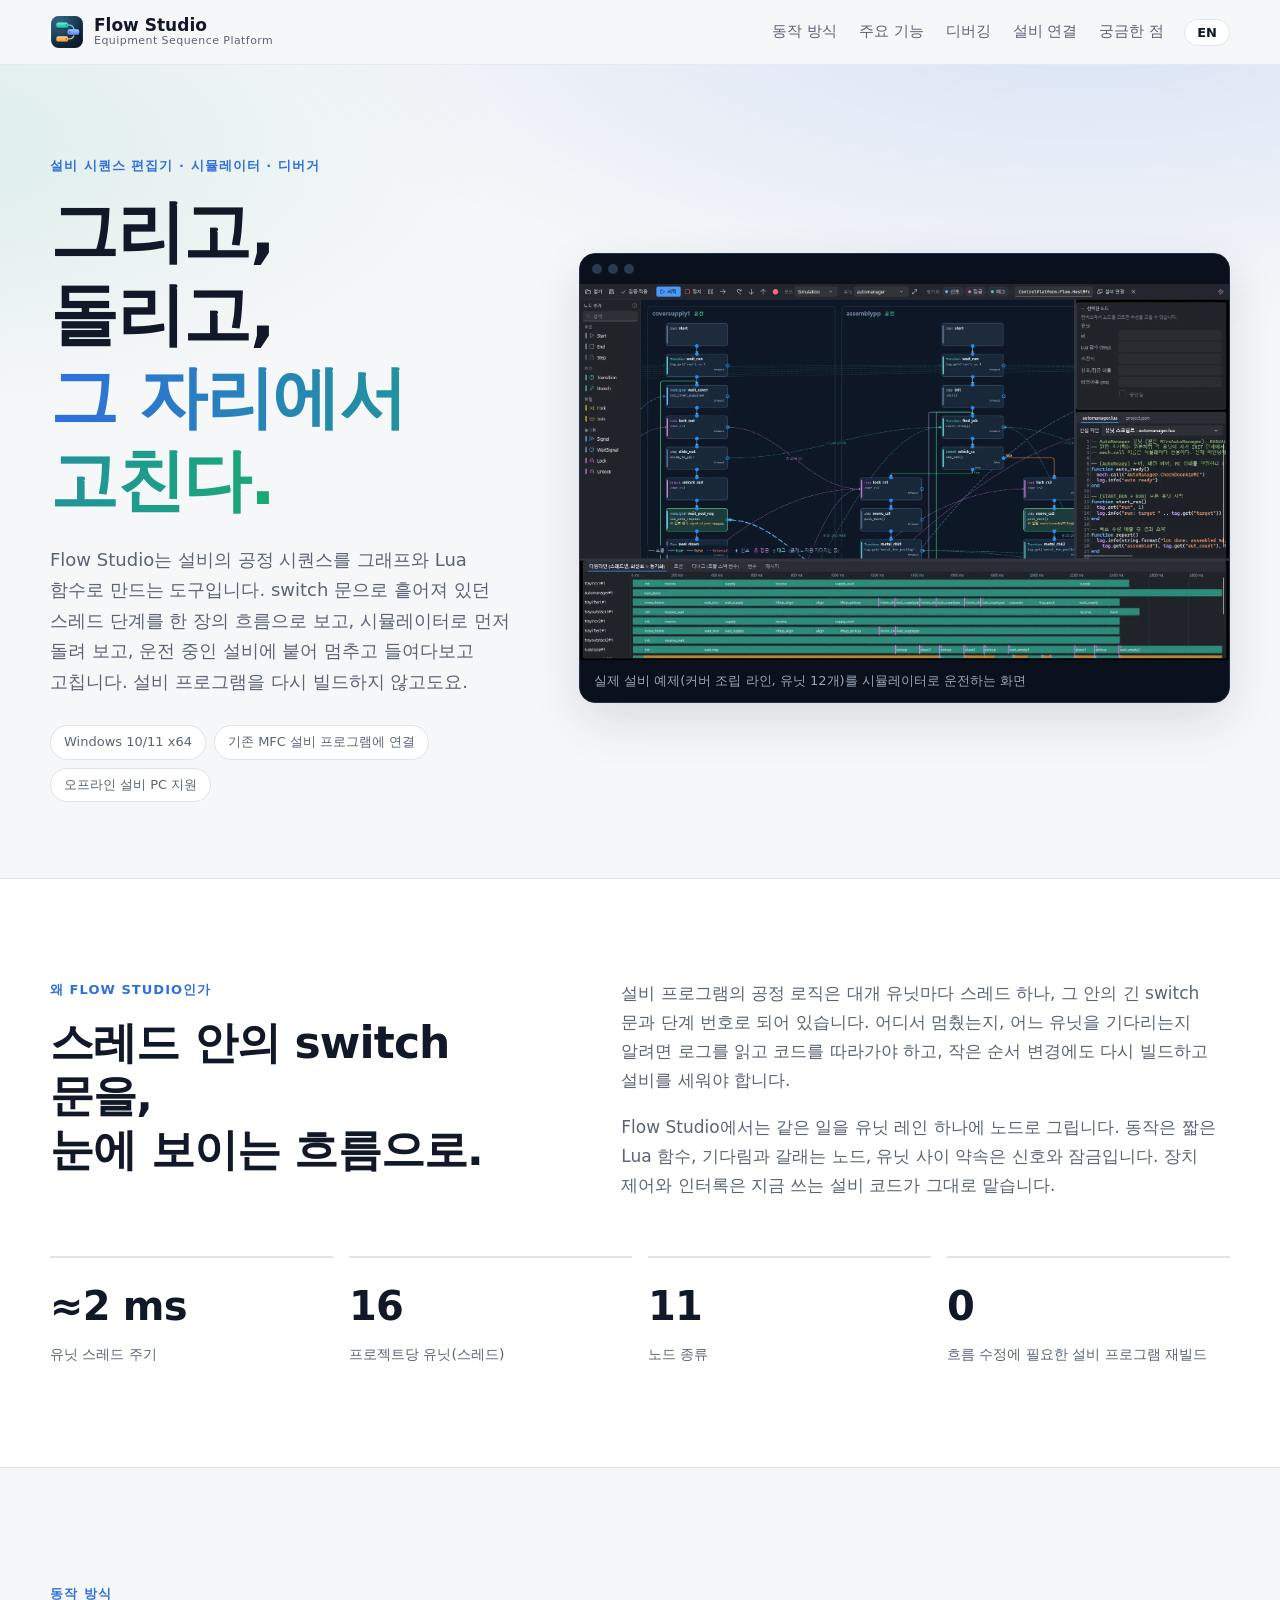
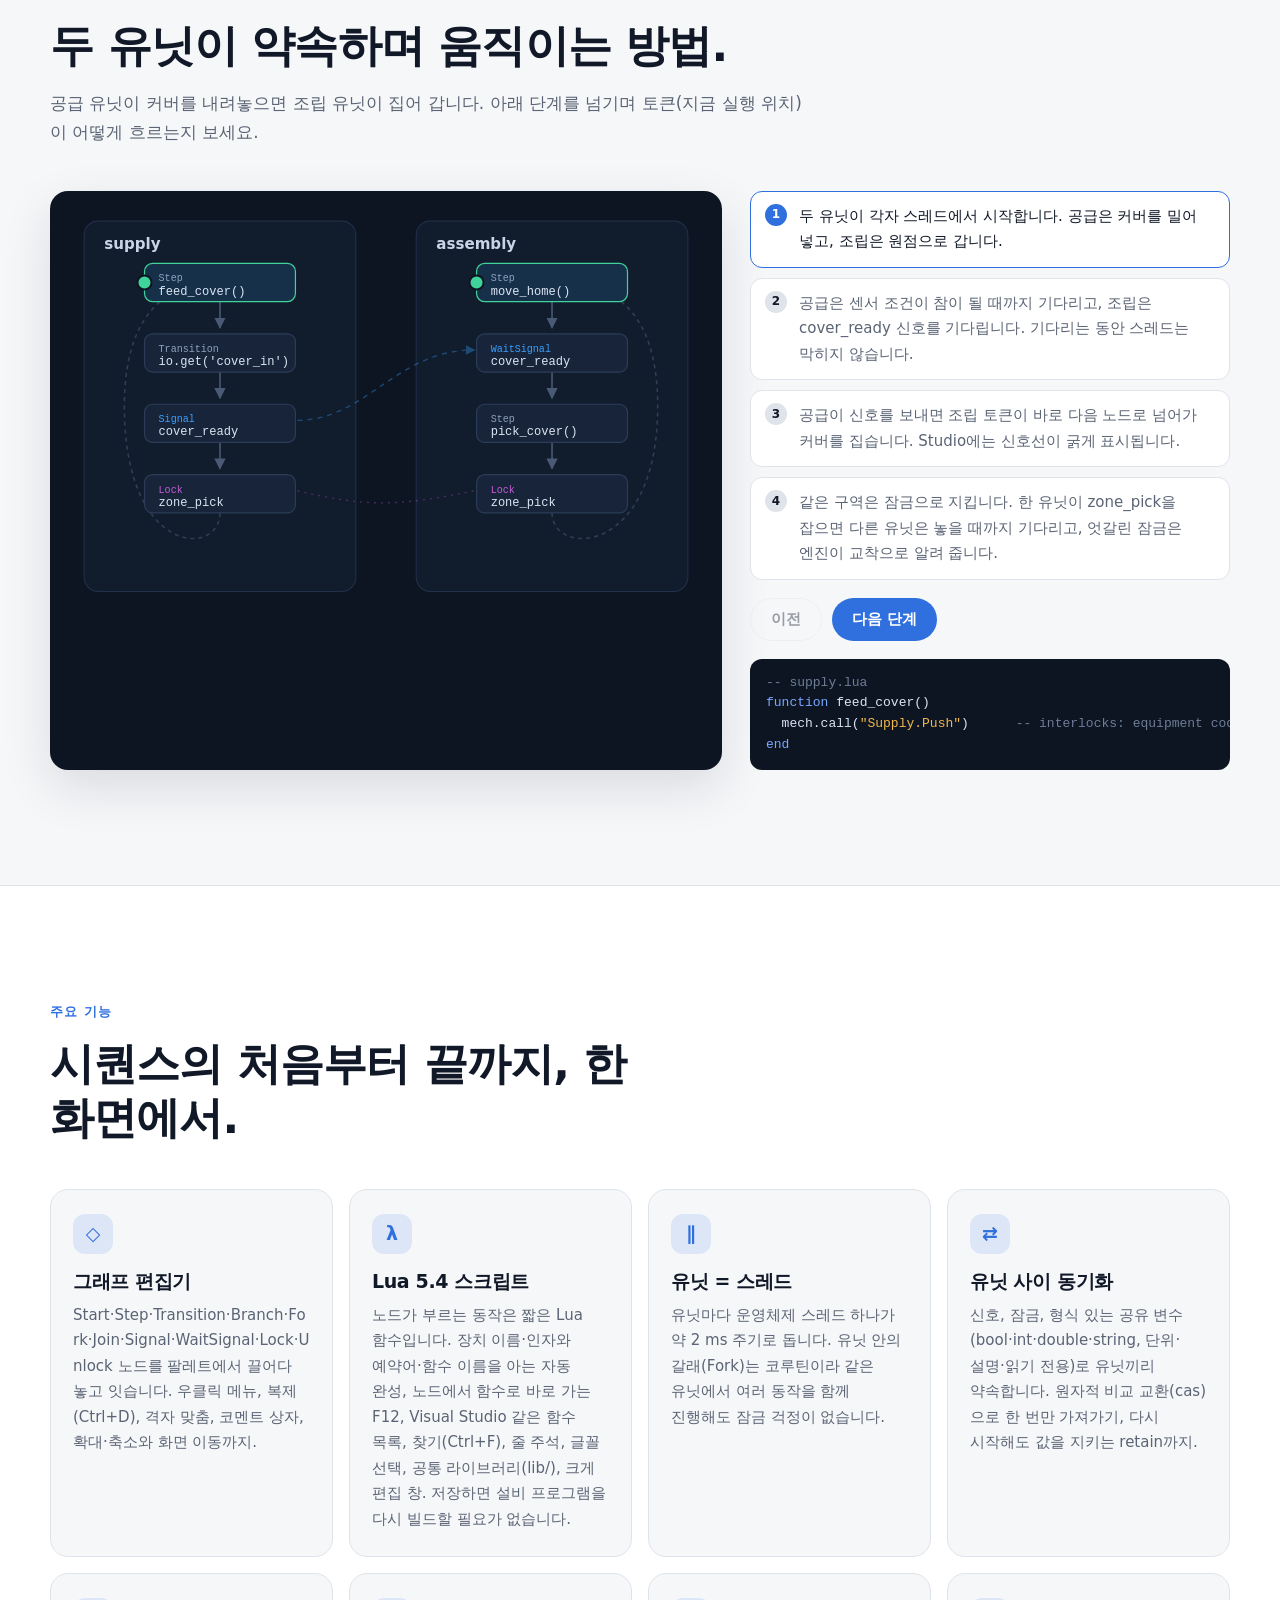
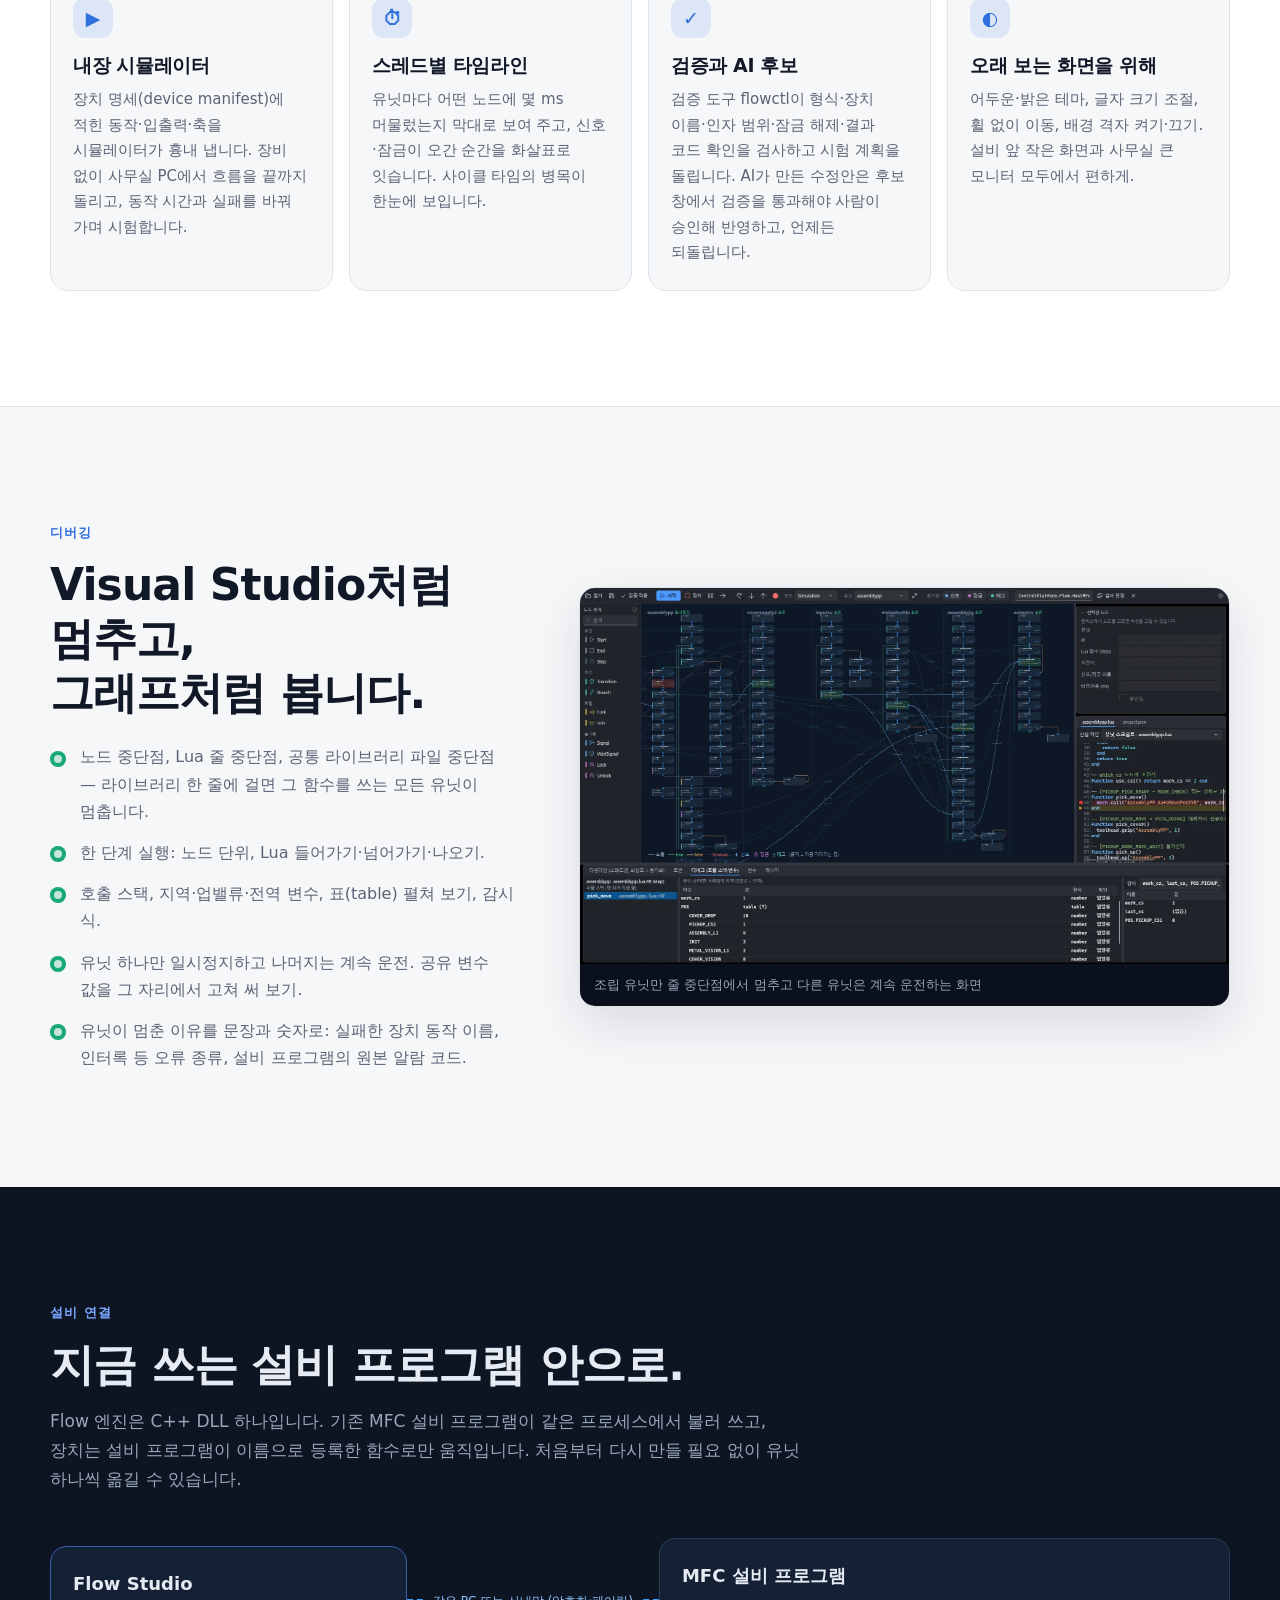
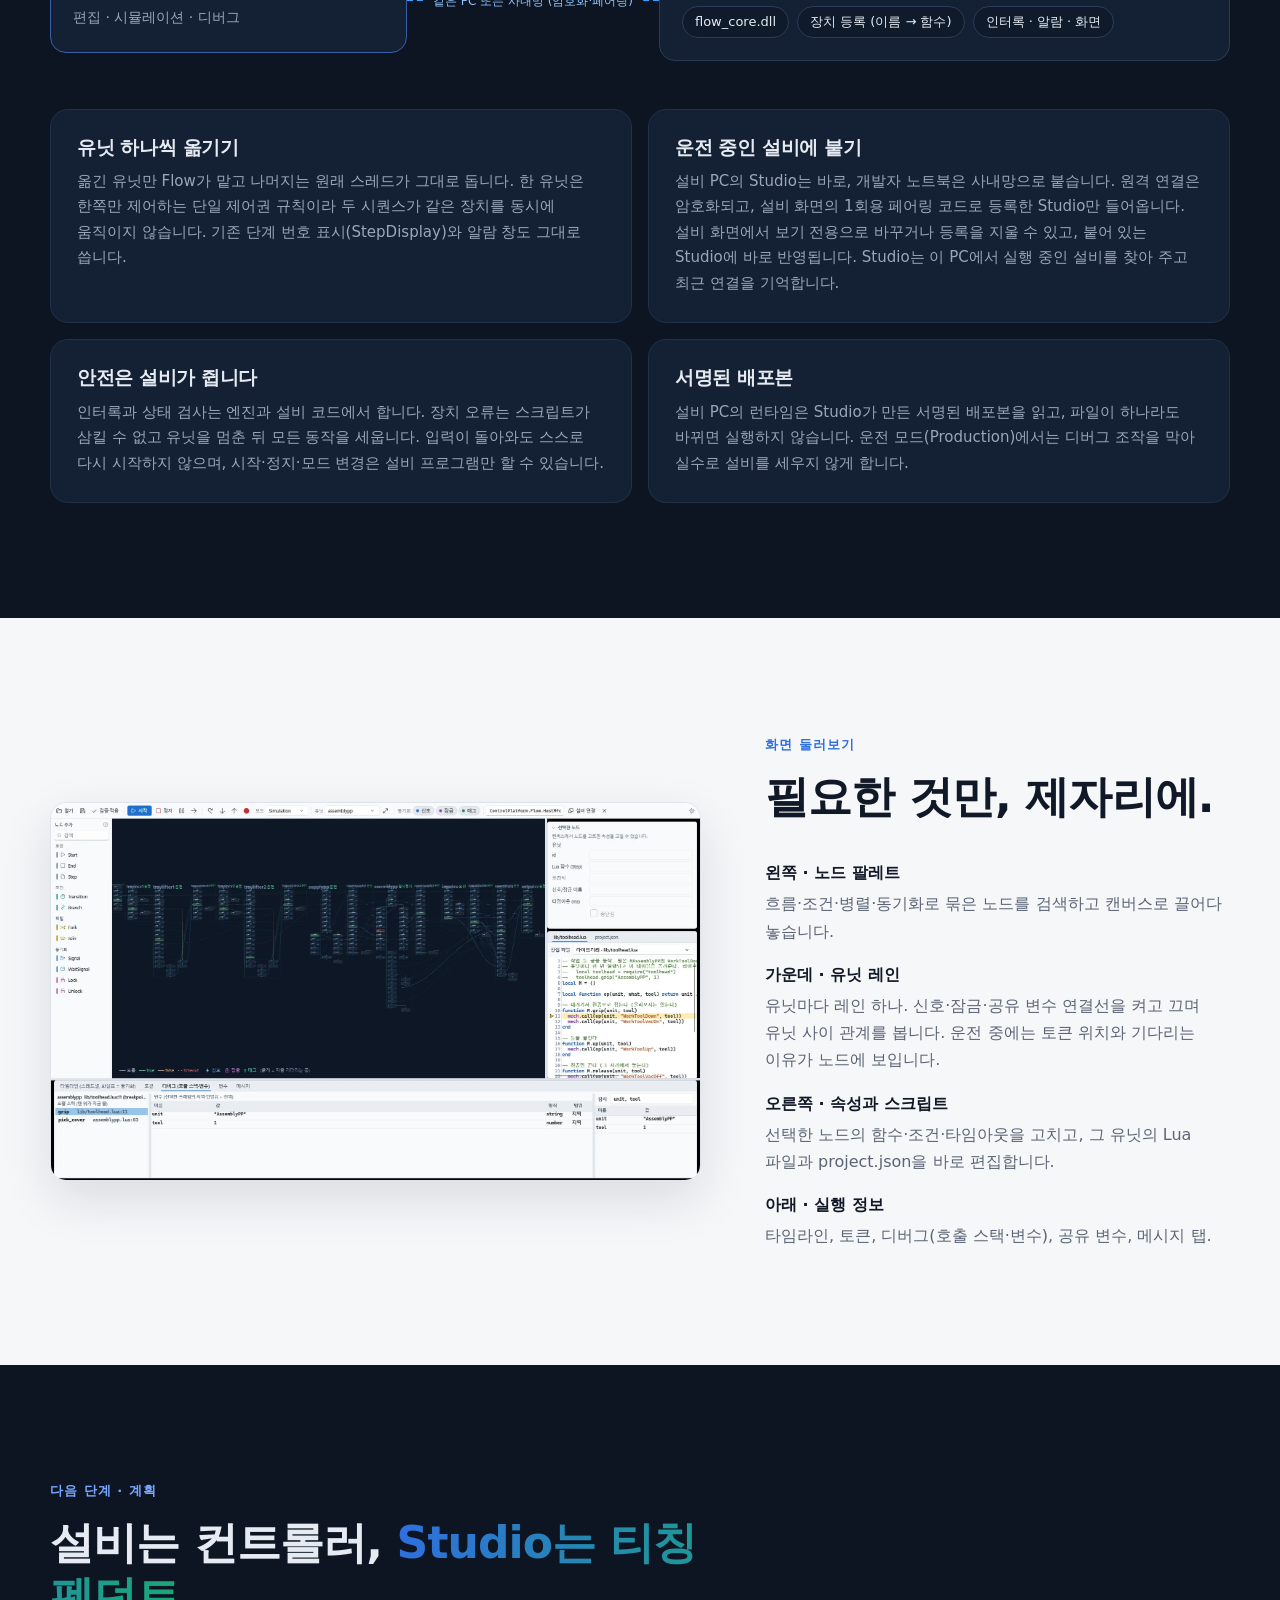
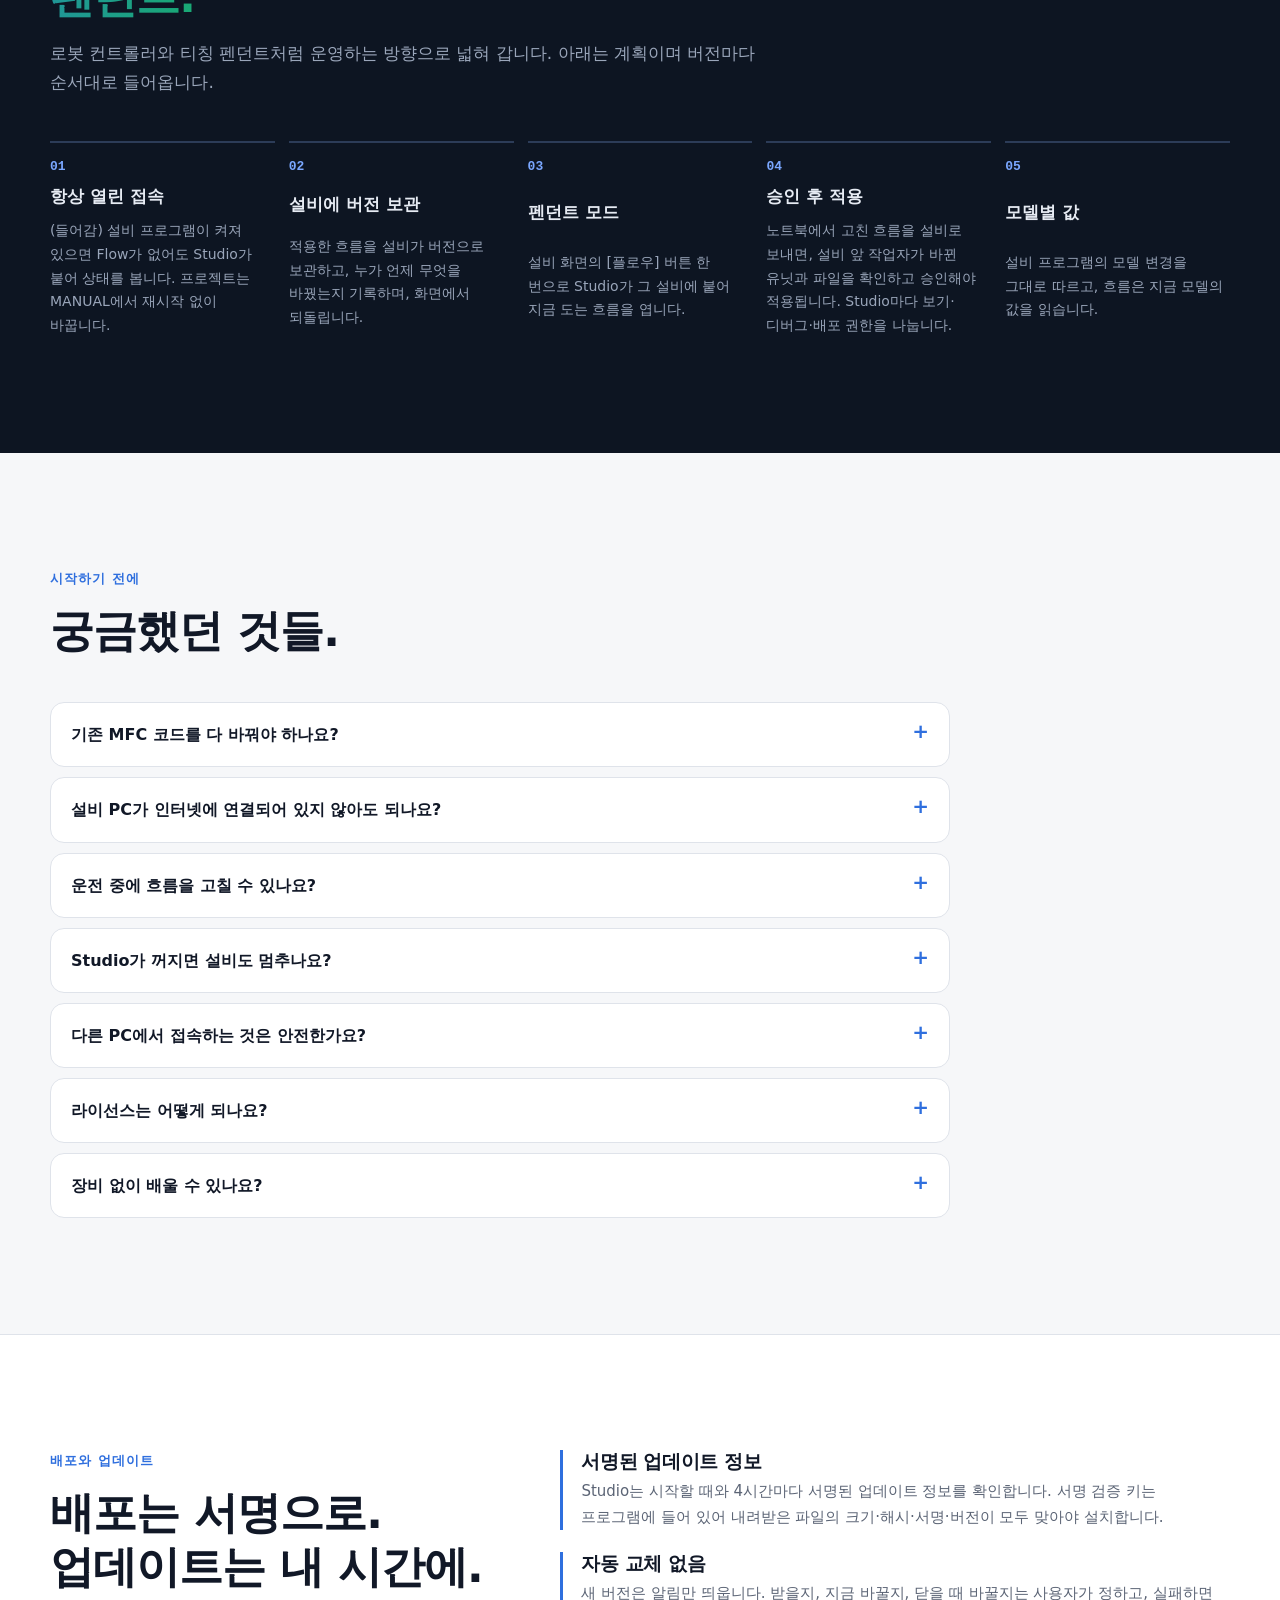
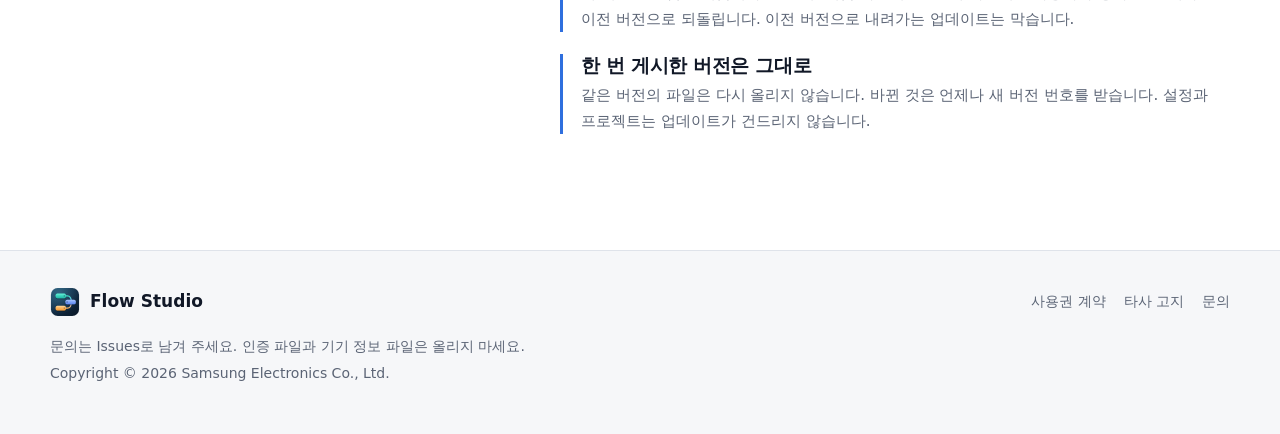
<file: index.html>
<!doctype html>
<html lang="ko">
<head>
  <meta charset="utf-8">
  <meta name="viewport" content="width=device-width, initial-scale=1">
  <meta name="theme-color" content="#0d1522">
  <meta name="description" content="Flow Studio — 설비 공정 시퀀스를 그래프와 Lua로 만들고, 시뮬레이터로 돌리고, 운전 중인 설비에 붙어 디버깅하는 Windows 개발 도구.">
  <meta property="og:title" content="Flow Studio — Equipment sequences you can see">
  <meta property="og:description" content="그래프로 그리고, 바로 돌리고, 그 자리에서 고칩니다. 기존 MFC 설비 프로그램에 그대로 붙는 시퀀스 엔진과 편집기·디버거.">
  <meta property="og:type" content="website">
  <title>Flow Studio — Equipment sequences you can see</title>
  <link rel="icon" href="assets/flowstudio.svg" type="image/svg+xml">
  <link rel="stylesheet" href="styles.css">
  <script src="app.js" defer></script>
</head>
<body>
  <a class="skip-link" href="#main" data-ko="본문으로 이동" data-en="Skip to content">본문으로 이동</a>
  <div class="scroll-progress" aria-hidden="true"></div>

  <header class="site-header">
    <nav class="nav-wrap" aria-label="주 메뉴">
      <a class="brand" href="#top" aria-label="Flow Studio"><img src="assets/flowstudio.svg" width="34" height="34" alt=""><span>Flow Studio<span class="brand-caption">Equipment Sequence Platform</span></span></a>
      <div class="nav-links">
        <a href="#how" data-ko="동작 방식" data-en="How it works">동작 방식</a>
        <a href="#features" data-ko="주요 기능" data-en="Features">주요 기능</a>
        <a href="#debug" data-ko="디버깅" data-en="Debugging">디버깅</a>
        <a href="#equipment" data-ko="설비 연결" data-en="Equipment">설비 연결</a>
        <a href="#faq" data-ko="궁금한 점" data-en="FAQ">궁금한 점</a>
      </div>
      <button class="language-button" id="language" type="button" aria-label="Switch to English">EN</button>
    </nav>
  </header>

  <main id="main">
    <!-- 1. Hero -->
    <section class="hero" id="top" aria-labelledby="hero-heading">
      <div class="section-width hero-grid">
        <div class="hero-copy">
          <p class="eyebrow" data-ko="설비 시퀀스 편집기 · 시뮬레이터 · 디버거" data-en="Sequence editor · Simulator · Debugger">설비 시퀀스 편집기 · 시뮬레이터 · 디버거</p>
          <h1 id="hero-heading"><span data-ko="그리고, 돌리고," data-en="Draw it. Run it.">그리고, 돌리고,</span><br><span class="accent" data-ko="그 자리에서 고친다." data-en="Fix it on the spot.">그 자리에서 고친다.</span></h1>
          <p class="lead" data-ko="Flow Studio는 설비의 공정 시퀀스를 그래프와 Lua 함수로 만드는 도구입니다. switch 문으로 흩어져 있던 스레드 단계를 한 장의 흐름으로 보고, 시뮬레이터로 먼저 돌려 보고, 운전 중인 설비에 붙어 멈추고 들여다보고 고칩니다. 설비 프로그램을 다시 빌드하지 않고도요." data-en="Flow Studio builds equipment process sequences from graphs and Lua functions. See thread steps that used to hide in switch statements as one flow, run them in the simulator first, then attach to running equipment to pause, inspect and fix — without rebuilding the equipment program.">Flow Studio는 설비의 공정 시퀀스를 그래프와 Lua 함수로 만드는 도구입니다. switch 문으로 흩어져 있던 스레드 단계를 한 장의 흐름으로 보고, 시뮬레이터로 먼저 돌려 보고, 운전 중인 설비에 붙어 멈추고 들여다보고 고칩니다. 설비 프로그램을 다시 빌드하지 않고도요.</p>
          <ul class="hero-chips">
            <li data-ko="Windows 10/11 x64" data-en="Windows 10/11 x64">Windows 10/11 x64</li>
            <li data-ko="기존 MFC 설비 프로그램에 연결" data-en="Plugs into existing MFC programs">기존 MFC 설비 프로그램에 연결</li>
            <li data-ko="오프라인 설비 PC 지원" data-en="Works on offline equipment PCs">오프라인 설비 PC 지원</li>
          </ul>
        </div>
        <figure class="hero-shot">
          <div class="window-frame"><span></span><span></span><span></span></div>
          <img src="assets/studio-running.webp" width="1784" height="1035" alt="Flow Studio 실행 화면: 유닛 레인, 신호·잠금 연결선, 스레드별 타임라인" data-alt-ko="Flow Studio 실행 화면: 유닛 레인, 신호·잠금 연결선, 스레드별 타임라인" data-alt-en="Flow Studio running: unit lanes, signal and lock links, per-thread timeline">
          <figcaption data-ko="실제 설비 예제(커버 조립 라인, 유닛 12개)를 시뮬레이터로 운전하는 화면" data-en="A real equipment example (cover assembly line, 12 units) running in the simulator">실제 설비 예제(커버 조립 라인, 유닛 12개)를 시뮬레이터로 운전하는 화면</figcaption>
        </figure>
      </div>
    </section>

    <!-- 2. Intro band -->
    <section class="intro-band">
      <div class="section-width intro-grid reveal">
        <div>
          <p class="section-kicker" data-ko="왜 Flow Studio인가" data-en="Why Flow Studio">왜 Flow Studio인가</p>
          <h2><span data-ko="스레드 안의 switch 문을," data-en="The switch statement inside your thread,">스레드 안의 switch 문을,</span><br><span data-ko="눈에 보이는 흐름으로." data-en="as a flow you can see.">눈에 보이는 흐름으로.</span></h2>
        </div>
        <div class="intro-points">
          <p data-ko="설비 프로그램의 공정 로직은 대개 유닛마다 스레드 하나, 그 안의 긴 switch 문과 단계 번호로 되어 있습니다. 어디서 멈췄는지, 어느 유닛을 기다리는지 알려면 로그를 읽고 코드를 따라가야 하고, 작은 순서 변경에도 다시 빌드하고 설비를 세워야 합니다." data-en="Process logic in equipment programs is usually one thread per unit with a long switch statement and step numbers. Finding where it stopped or which unit it waits for means reading logs and tracing code, and even a small change in order means rebuilding and stopping the machine.">설비 프로그램의 공정 로직은 대개 유닛마다 스레드 하나, 그 안의 긴 switch 문과 단계 번호로 되어 있습니다. 어디서 멈췄는지, 어느 유닛을 기다리는지 알려면 로그를 읽고 코드를 따라가야 하고, 작은 순서 변경에도 다시 빌드하고 설비를 세워야 합니다.</p>
          <p data-ko="Flow Studio에서는 같은 일을 유닛 레인 하나에 노드로 그립니다. 동작은 짧은 Lua 함수, 기다림과 갈래는 노드, 유닛 사이 약속은 신호와 잠금입니다. 장치 제어와 인터록은 지금 쓰는 설비 코드가 그대로 맡습니다." data-en="In Flow Studio the same work is a lane of nodes. Actions are short Lua functions, waits and branches are nodes, and agreements between units are signals and locks. Device control and interlocks stay in the equipment code you already have.">Flow Studio에서는 같은 일을 유닛 레인 하나에 노드로 그립니다. 동작은 짧은 Lua 함수, 기다림과 갈래는 노드, 유닛 사이 약속은 신호와 잠금입니다. 장치 제어와 인터록은 지금 쓰는 설비 코드가 그대로 맡습니다.</p>
        </div>
      </div>
      <div class="section-width stats reveal">
        <div><strong>≈2 ms</strong><span data-ko="유닛 스레드 주기" data-en="unit thread cycle">유닛 스레드 주기</span></div>
        <div><strong>16</strong><span data-ko="프로젝트당 유닛(스레드)" data-en="units (threads) per project">프로젝트당 유닛(스레드)</span></div>
        <div><strong>11</strong><span data-ko="노드 종류" data-en="node types">노드 종류</span></div>
        <div><strong>0</strong><span data-ko="흐름 수정에 필요한 설비 프로그램 재빌드" data-en="equipment-program rebuilds to change a flow">흐름 수정에 필요한 설비 프로그램 재빌드</span></div>
      </div>
    </section>

    <!-- 3. Interactive demo -->
    <section class="section-width section-space" id="how" aria-labelledby="how-heading">
      <div class="section-heading reveal">
        <p class="eyebrow" data-ko="동작 방식" data-en="How it works">동작 방식</p>
        <h2 id="how-heading" data-ko="두 유닛이 약속하며 움직이는 방법." data-en="How two units keep their promises.">두 유닛이 약속하며 움직이는 방법.</h2>
        <p data-ko="공급 유닛이 커버를 내려놓으면 조립 유닛이 집어 갑니다. 아래 단계를 넘기며 토큰(지금 실행 위치)이 어떻게 흐르는지 보세요." data-en="The supply unit puts down a cover and the assembly unit picks it up. Step through and watch how the tokens (current positions) move.">공급 유닛이 커버를 내려놓으면 조립 유닛이 집어 갑니다. 아래 단계를 넘기며 토큰(지금 실행 위치)이 어떻게 흐르는지 보세요.</p>
      </div>
      <div class="demo reveal">
        <div class="demo-stage">
          <svg id="demo-svg" viewBox="0 0 640 400" role="img" aria-label="공급 유닛과 조립 유닛의 흐름 예">
            <defs>
              <marker id="arrow" viewBox="0 0 10 10" refX="9" refY="5" markerWidth="7" markerHeight="7" orient="auto-start-reverse"><path d="M0,0 L10,5 L0,10 z" class="m-flow"/></marker>
              <marker id="arrow-sig" viewBox="0 0 10 10" refX="9" refY="5" markerWidth="7" markerHeight="7" orient="auto-start-reverse"><path d="M0,0 L10,5 L0,10 z" class="m-sig"/></marker>
            </defs>
            <rect class="lane" x="20" y="16" width="270" height="368" rx="14"/>
            <rect class="lane" x="350" y="16" width="270" height="368" rx="14"/>
            <text class="lane-title" x="40" y="44">supply</text>
            <text class="lane-title" x="370" y="44">assembly</text>
            <g class="edges">
              <line x1="155" y1="96" x2="155" y2="122" marker-end="url(#arrow)"/>
              <line x1="155" y1="166" x2="155" y2="192" marker-end="url(#arrow)"/>
              <line x1="155" y1="236" x2="155" y2="262" marker-end="url(#arrow)"/>
              <line x1="485" y1="96" x2="485" y2="122" marker-end="url(#arrow)"/>
              <line x1="485" y1="166" x2="485" y2="192" marker-end="url(#arrow)"/>
              <line x1="485" y1="236" x2="485" y2="262" marker-end="url(#arrow)"/>
              <path d="M155,306 C155,350 60,350 60,200 C60,90 120,80 140,80" class="loop" marker-end="url(#arrow)"/>
              <path d="M485,306 C485,350 590,350 590,200 C590,90 530,80 505,80" class="loop" marker-end="url(#arrow)"/>
            </g>
            <path id="sig-line" class="sig" d="M232,214 C300,214 330,144 408,144" marker-end="url(#arrow-sig)"/>
            <path id="lock-line" class="lock" d="M232,284 C300,300 330,300 408,284"/>
            <g class="nodes">
              <g id="n-s1"><rect x="80" y="58" width="150" height="38" rx="8"/><text x="94" y="76" class="kind">Step</text><text x="94" y="89">feed_cover()</text></g>
              <g id="n-s2"><rect x="80" y="128" width="150" height="38" rx="8"/><text x="94" y="146" class="kind">Transition</text><text x="94" y="159">io.get('cover_in')</text></g>
              <g id="n-s3"><rect x="80" y="198" width="150" height="38" rx="8"/><text x="94" y="216" class="kind sig-t">Signal</text><text x="94" y="229">cover_ready</text></g>
              <g id="n-s4"><rect x="80" y="268" width="150" height="38" rx="8"/><text x="94" y="286" class="kind lock-t">Lock</text><text x="94" y="299">zone_pick</text></g>
              <g id="n-a1"><rect x="410" y="58" width="150" height="38" rx="8"/><text x="424" y="76" class="kind">Step</text><text x="424" y="89">move_home()</text></g>
              <g id="n-a2"><rect x="410" y="128" width="150" height="38" rx="8"/><text x="424" y="146" class="kind sig-t">WaitSignal</text><text x="424" y="159">cover_ready</text></g>
              <g id="n-a3"><rect x="410" y="198" width="150" height="38" rx="8"/><text x="424" y="216" class="kind">Step</text><text x="424" y="229">pick_cover()</text></g>
              <g id="n-a4"><rect x="410" y="268" width="150" height="38" rx="8"/><text x="424" y="286" class="kind lock-t">Lock</text><text x="424" y="299">zone_pick</text></g>
            </g>
            <circle id="tok-s" class="token" r="7" cx="80" cy="77"/>
            <circle id="tok-a" class="token" r="7" cx="410" cy="77"/>
          </svg>
        </div>
        <div class="demo-panel">
          <ol class="demo-steps" id="demo-steps">
            <li data-ko="두 유닛이 각자 스레드에서 시작합니다. 공급은 커버를 밀어 넣고, 조립은 원점으로 갑니다." data-en="Both units start on their own threads. Supply feeds a cover, assembly moves home.">두 유닛이 각자 스레드에서 시작합니다. 공급은 커버를 밀어 넣고, 조립은 원점으로 갑니다.</li>
            <li data-ko="공급은 센서 조건이 참이 될 때까지 기다리고, 조립은 cover_ready 신호를 기다립니다. 기다리는 동안 스레드는 막히지 않습니다." data-en="Supply waits for the sensor condition, assembly waits for the cover_ready signal. Waiting never blocks the thread.">공급은 센서 조건이 참이 될 때까지 기다리고, 조립은 cover_ready 신호를 기다립니다. 기다리는 동안 스레드는 막히지 않습니다.</li>
            <li data-ko="공급이 신호를 보내면 조립 토큰이 바로 다음 노드로 넘어가 커버를 집습니다. Studio에는 신호선이 굵게 표시됩니다." data-en="When supply raises the signal, the assembly token moves on and picks the cover. Studio draws the signal link in bold.">공급이 신호를 보내면 조립 토큰이 바로 다음 노드로 넘어가 커버를 집습니다. Studio에는 신호선이 굵게 표시됩니다.</li>
            <li data-ko="같은 구역은 잠금으로 지킵니다. 한 유닛이 zone_pick을 잡으면 다른 유닛은 놓을 때까지 기다리고, 엇갈린 잠금은 엔진이 교착으로 알려 줍니다." data-en="A shared zone is guarded by a lock. While one unit holds zone_pick the other waits, and crossed locks are reported as a deadlock.">같은 구역은 잠금으로 지킵니다. 한 유닛이 zone_pick을 잡으면 다른 유닛은 놓을 때까지 기다리고, 엇갈린 잠금은 엔진이 교착으로 알려 줍니다.</li>
          </ol>
          <div class="demo-controls">
            <button class="button button-ghost" id="demo-prev" type="button" data-ko="이전" data-en="Back">이전</button>
            <button class="button" id="demo-next" type="button" data-ko="다음 단계" data-en="Next step">다음 단계</button>
          </div>
          <pre class="demo-code"><code><span class="c">-- supply.lua</span>
<span class="k">function</span> feed_cover()
  mech.call(<span class="s">"Supply.Push"</span>)      <span class="c">-- interlocks: equipment code</span>
<span class="k">end</span></code></pre>
        </div>
      </div>
    </section>

    <!-- 4. Features -->
    <section class="features-band" id="features" aria-labelledby="features-heading">
      <div class="section-width section-space">
        <div class="section-heading reveal">
          <p class="eyebrow" data-ko="주요 기능" data-en="Features">주요 기능</p>
          <h2 id="features-heading" data-ko="시퀀스의 처음부터 끝까지, 한 화면에서." data-en="From first node to running line, in one place.">시퀀스의 처음부터 끝까지, 한 화면에서.</h2>
        </div>
        <div class="feature-grid">
          <article class="feature reveal"><div class="icon">◇</div><h3 data-ko="그래프 편집기" data-en="Graph editor">그래프 편집기</h3><p data-ko="Start·Step·Transition·Branch·Fork·Join·Signal·WaitSignal·Lock·Unlock 노드를 팔레트에서 끌어다 놓고 잇습니다. 우클릭 메뉴, 복제(Ctrl+D), 격자 맞춤, 코멘트 상자, 확대·축소와 화면 이동까지." data-en="Drag Start, Step, Transition, Branch, Fork, Join, Signal, WaitSignal, Lock and Unlock nodes from the palette and wire them up. Right-click menu, duplicate (Ctrl+D), grid snap, comment boxes, zoom and pan.">Start·Step·Transition·Branch·Fork·Join·Signal·WaitSignal·Lock·Unlock 노드를 팔레트에서 끌어다 놓고 잇습니다. 우클릭 메뉴, 복제(Ctrl+D), 격자 맞춤, 코멘트 상자, 확대·축소와 화면 이동까지.</p></article>
          <article class="feature reveal"><div class="icon">λ</div><h3 data-ko="Lua 5.4 스크립트" data-en="Lua 5.4 scripts">Lua 5.4 스크립트</h3><p data-ko="노드가 부르는 동작은 짧은 Lua 함수입니다. 장치 이름·인자와 예약어·함수 이름을 아는 자동 완성, 노드에서 함수로 바로 가는 F12, Visual Studio 같은 함수 목록, 찾기(Ctrl+F), 줄 주석, 글꼴 선택, 공통 라이브러리(lib/), 크게 편집 창. 저장하면 설비 프로그램을 다시 빌드할 필요가 없습니다." data-en="Actions behind nodes are short Lua functions, with completion for device names, keywords and functions, F12 to jump from a node to its function, a Visual Studio-style function list, find (Ctrl+F), line comments, font choice, shared libraries (lib/) and a large editor. Save — no equipment rebuild.">노드가 부르는 동작은 짧은 Lua 함수입니다. 장치 이름·인자와 예약어·함수 이름을 아는 자동 완성, 노드에서 함수로 바로 가는 F12, Visual Studio 같은 함수 목록, 찾기(Ctrl+F), 줄 주석, 글꼴 선택, 공통 라이브러리(lib/), 크게 편집 창. 저장하면 설비 프로그램을 다시 빌드할 필요가 없습니다.</p></article>
          <article class="feature reveal"><div class="icon">∥</div><h3 data-ko="유닛 = 스레드" data-en="One unit, one thread">유닛 = 스레드</h3><p data-ko="유닛마다 운영체제 스레드 하나가 약 2 ms 주기로 돕니다. 유닛 안의 갈래(Fork)는 코루틴이라 같은 유닛에서 여러 동작을 함께 진행해도 잠금 걱정이 없습니다." data-en="Each unit runs on its own OS thread at about 2 ms. Forks inside a unit are coroutines, so parallel actions within a unit need no locking.">유닛마다 운영체제 스레드 하나가 약 2 ms 주기로 돕니다. 유닛 안의 갈래(Fork)는 코루틴이라 같은 유닛에서 여러 동작을 함께 진행해도 잠금 걱정이 없습니다.</p></article>
          <article class="feature reveal"><div class="icon">⇄</div><h3 data-ko="유닛 사이 동기화" data-en="Synchronisation">유닛 사이 동기화</h3><p data-ko="신호, 잠금, 형식 있는 공유 변수(bool·int·double·string, 단위·설명·읽기 전용)로 유닛끼리 약속합니다. 원자적 비교 교환(cas)으로 한 번만 가져가기, 다시 시작해도 값을 지키는 retain까지." data-en="Units agree through signals, locks and typed shared variables (bool, int, double, string with units, descriptions and read-only access). Atomic compare-and-swap for take-once handshakes, and retain to keep values across restarts.">신호, 잠금, 형식 있는 공유 변수(bool·int·double·string, 단위·설명·읽기 전용)로 유닛끼리 약속합니다. 원자적 비교 교환(cas)으로 한 번만 가져가기, 다시 시작해도 값을 지키는 retain까지.</p></article>
          <article class="feature reveal"><div class="icon">▶</div><h3 data-ko="내장 시뮬레이터" data-en="Built-in simulator">내장 시뮬레이터</h3><p data-ko="장치 명세(device manifest)에 적힌 동작·입출력·축을 시뮬레이터가 흉내 냅니다. 장비 없이 사무실 PC에서 흐름을 끝까지 돌리고, 동작 시간과 실패를 바꿔 가며 시험합니다." data-en="The simulator imitates the actions, I/O and axes listed in the device manifest. Run the whole flow on an office PC without hardware, varying durations and failures.">장치 명세(device manifest)에 적힌 동작·입출력·축을 시뮬레이터가 흉내 냅니다. 장비 없이 사무실 PC에서 흐름을 끝까지 돌리고, 동작 시간과 실패를 바꿔 가며 시험합니다.</p></article>
          <article class="feature reveal"><div class="icon">⏱</div><h3 data-ko="스레드별 타임라인" data-en="Per-thread timeline">스레드별 타임라인</h3><p data-ko="유닛마다 어떤 노드에 몇 ms 머물렀는지 막대로 보여 주고, 신호·잠금이 오간 순간을 화살표로 잇습니다. 사이클 타임의 병목이 한눈에 보입니다." data-en="See how long each unit stayed on each node, with arrows where signals and locks passed between units. Cycle-time bottlenecks stand out at a glance.">유닛마다 어떤 노드에 몇 ms 머물렀는지 막대로 보여 주고, 신호·잠금이 오간 순간을 화살표로 잇습니다. 사이클 타임의 병목이 한눈에 보입니다.</p></article>
          <article class="feature reveal"><div class="icon">✓</div><h3 data-ko="검증과 AI 후보" data-en="Validation and AI drafts">검증과 AI 후보</h3><p data-ko="검증 도구 flowctl이 형식·장치 이름·인자 범위·잠금 해제·결과 코드 확인을 검사하고 시험 계획을 돌립니다. AI가 만든 수정안은 후보 창에서 검증을 통과해야 사람이 승인해 반영하고, 언제든 되돌립니다." data-en="The flowctl validator checks format, device names, argument ranges, released locks and checked result codes, and runs test plans. AI-made changes land in a candidate window, must pass validation, are applied only on human approval and can always be reverted.">검증 도구 flowctl이 형식·장치 이름·인자 범위·잠금 해제·결과 코드 확인을 검사하고 시험 계획을 돌립니다. AI가 만든 수정안은 후보 창에서 검증을 통과해야 사람이 승인해 반영하고, 언제든 되돌립니다.</p></article>
          <article class="feature reveal"><div class="icon">◐</div><h3 data-ko="오래 보는 화면을 위해" data-en="Made for long sessions">오래 보는 화면을 위해</h3><p data-ko="어두운·밝은 테마, 글자 크기 조절, 휠 없이 이동, 배경 격자 켜기·끄기. 설비 앞 작은 화면과 사무실 큰 모니터 모두에서 편하게." data-en="Dark and light themes, adjustable font size, wheel-free panning and a grid toggle — comfortable on a small screen at the machine or a big office monitor.">어두운·밝은 테마, 글자 크기 조절, 휠 없이 이동, 배경 격자 켜기·끄기. 설비 앞 작은 화면과 사무실 큰 모니터 모두에서 편하게.</p></article>
        </div>
      </div>
    </section>

    <!-- 5. Debugging -->
    <section class="section-width section-space split" id="debug" aria-labelledby="debug-heading">
      <div class="split-copy reveal">
        <p class="eyebrow" data-ko="디버깅" data-en="Debugging">디버깅</p>
        <h2 id="debug-heading"><span data-ko="Visual Studio처럼 멈추고," data-en="Pause like Visual Studio.">Visual Studio처럼 멈추고,</span><br><span data-ko="그래프처럼 봅니다." data-en="See it like a graph.">그래프처럼 봅니다.</span></h2>
        <ul class="check-list">
          <li data-ko="노드 중단점, Lua 줄 중단점, 공통 라이브러리 파일 중단점 — 라이브러리 한 줄에 걸면 그 함수를 쓰는 모든 유닛이 멈춥니다." data-en="Node breakpoints, Lua line breakpoints and library-file breakpoints — one line in a shared library stops every unit that uses it.">노드 중단점, Lua 줄 중단점, 공통 라이브러리 파일 중단점 — 라이브러리 한 줄에 걸면 그 함수를 쓰는 모든 유닛이 멈춥니다.</li>
          <li data-ko="한 단계 실행: 노드 단위, Lua 들어가기·넘어가기·나오기." data-en="Stepping by node, and Lua step into, over and out.">한 단계 실행: 노드 단위, Lua 들어가기·넘어가기·나오기.</li>
          <li data-ko="호출 스택, 지역·업밸류·전역 변수, 표(table) 펼쳐 보기, 감시 식." data-en="Call stack, locals, upvalues and globals, expandable tables, and watch expressions.">호출 스택, 지역·업밸류·전역 변수, 표(table) 펼쳐 보기, 감시 식.</li>
          <li data-ko="유닛 하나만 일시정지하고 나머지는 계속 운전. 공유 변수 값을 그 자리에서 고쳐 써 보기." data-en="Pause a single unit while the rest keep running, and edit shared variable values on the spot.">유닛 하나만 일시정지하고 나머지는 계속 운전. 공유 변수 값을 그 자리에서 고쳐 써 보기.</li>
          <li data-ko="유닛이 멈춘 이유를 문장과 숫자로: 실패한 장치 동작 이름, 인터록 등 오류 종류, 설비 프로그램의 원본 알람 코드." data-en="Why a unit faulted, in words and numbers: the failed device action, the error kind such as an interlock, and the equipment program's original alarm code.">유닛이 멈춘 이유를 문장과 숫자로: 실패한 장치 동작 이름, 인터록 등 오류 종류, 설비 프로그램의 원본 알람 코드.</li>
        </ul>
      </div>
      <figure class="shot reveal">
        <img src="assets/studio-debug.webp" width="1784" height="1035" loading="lazy" alt="Lua 줄 중단점에서 멈춘 유닛과 호출 스택·변수 창" data-alt-ko="Lua 줄 중단점에서 멈춘 유닛과 호출 스택·변수 창" data-alt-en="A unit stopped at a Lua line breakpoint, with call stack and variables">
        <figcaption data-ko="조립 유닛만 줄 중단점에서 멈추고 다른 유닛은 계속 운전하는 화면" data-en="Only the assembly unit stops at a line breakpoint while the others keep running">조립 유닛만 줄 중단점에서 멈추고 다른 유닛은 계속 운전하는 화면</figcaption>
      </figure>
    </section>

    <!-- 6. Equipment integration -->
    <section class="dark-band" id="equipment" aria-labelledby="equipment-heading">
      <div class="section-width section-space">
        <div class="section-heading reveal">
          <p class="eyebrow" data-ko="설비 연결" data-en="On the equipment">설비 연결</p>
          <h2 id="equipment-heading" data-ko="지금 쓰는 설비 프로그램 안으로." data-en="Inside the equipment program you already run.">지금 쓰는 설비 프로그램 안으로.</h2>
          <p data-ko="Flow 엔진은 C++ DLL 하나입니다. 기존 MFC 설비 프로그램이 같은 프로세스에서 불러 쓰고, 장치는 설비 프로그램이 이름으로 등록한 함수로만 움직입니다. 처음부터 다시 만들 필요 없이 유닛 하나씩 옮길 수 있습니다." data-en="The Flow engine is a single C++ DLL. Your MFC equipment program loads it in-process, and devices move only through functions the program registers by name. Move one unit at a time instead of starting over.">Flow 엔진은 C++ DLL 하나입니다. 기존 MFC 설비 프로그램이 같은 프로세스에서 불러 쓰고, 장치는 설비 프로그램이 이름으로 등록한 함수로만 움직입니다. 처음부터 다시 만들 필요 없이 유닛 하나씩 옮길 수 있습니다.</p>
        </div>
        <div class="arch reveal" aria-hidden="true">
          <div class="arch-box studio"><b>Flow Studio</b><span data-ko="편집 · 시뮬레이션 · 디버그" data-en="edit · simulate · debug">편집 · 시뮬레이션 · 디버그</span></div>
          <div class="arch-link"><span data-ko="같은 PC 또는 사내망 (암호화·페어링)" data-en="same PC or plant network (encrypted, paired)">같은 PC 또는 사내망 (암호화·페어링)</span></div>
          <div class="arch-box machine"><b data-ko="MFC 설비 프로그램" data-en="MFC equipment program">MFC 설비 프로그램</b>
            <div class="arch-inner"><span class="pill">flow_core.dll</span><span class="pill" data-ko="장치 등록 (이름 → 함수)" data-en="device registry (name → function)">장치 등록 (이름 → 함수)</span><span class="pill" data-ko="인터록 · 알람 · 화면" data-en="interlocks · alarms · screens">인터록 · 알람 · 화면</span></div>
          </div>
        </div>
        <div class="equip-grid">
          <article class="reveal"><h3 data-ko="유닛 하나씩 옮기기" data-en="Migrate unit by unit">유닛 하나씩 옮기기</h3><p data-ko="옮긴 유닛만 Flow가 맡고 나머지는 원래 스레드가 그대로 돕니다. 한 유닛은 한쪽만 제어하는 단일 제어권 규칙이라 두 시퀀스가 같은 장치를 동시에 움직이지 않습니다. 기존 단계 번호 표시(StepDisplay)와 알람 창도 그대로 씁니다." data-en="Flow drives only the units you moved; the rest keep their original threads. A single-owner rule means two sequences never drive the same device. Existing step displays and alarm dialogs keep working.">옮긴 유닛만 Flow가 맡고 나머지는 원래 스레드가 그대로 돕니다. 한 유닛은 한쪽만 제어하는 단일 제어권 규칙이라 두 시퀀스가 같은 장치를 동시에 움직이지 않습니다. 기존 단계 번호 표시(StepDisplay)와 알람 창도 그대로 씁니다.</p></article>
          <article class="reveal"><h3 data-ko="운전 중인 설비에 붙기" data-en="Attach to a running machine">운전 중인 설비에 붙기</h3><p data-ko="설비 PC의 Studio는 바로, 개발자 노트북은 사내망으로 붙습니다. 원격 연결은 암호화되고, 설비 화면의 1회용 페어링 코드로 등록한 Studio만 들어옵니다. 설비 화면에서 보기 전용으로 바꾸거나 등록을 지울 수 있고, 붙어 있는 Studio에 바로 반영됩니다. Studio는 이 PC에서 실행 중인 설비를 찾아 주고 최근 연결을 기억합니다." data-en="Studio on the equipment PC attaches directly; a developer laptop attaches over the plant network. Remote links are encrypted and only Studios paired with a one-time code from the equipment screen get in. The equipment can switch to view-only or remove a pairing at any time, and attached Studios follow immediately. Studio finds equipment running on this PC and remembers recent connections.">설비 PC의 Studio는 바로, 개발자 노트북은 사내망으로 붙습니다. 원격 연결은 암호화되고, 설비 화면의 1회용 페어링 코드로 등록한 Studio만 들어옵니다. 설비 화면에서 보기 전용으로 바꾸거나 등록을 지울 수 있고, 붙어 있는 Studio에 바로 반영됩니다. Studio는 이 PC에서 실행 중인 설비를 찾아 주고 최근 연결을 기억합니다.</p></article>
          <article class="reveal"><h3 data-ko="안전은 설비가 쥡니다" data-en="Safety stays with the machine">안전은 설비가 쥡니다</h3><p data-ko="인터록과 상태 검사는 엔진과 설비 코드에서 합니다. 장치 오류는 스크립트가 삼킬 수 없고 유닛을 멈춘 뒤 모든 동작을 세웁니다. 입력이 돌아와도 스스로 다시 시작하지 않으며, 시작·정지·모드 변경은 설비 프로그램만 할 수 있습니다." data-en="Interlocks and state checks run in the engine and the equipment code. Device errors cannot be swallowed by scripts; the unit faults and all motion stops. Nothing restarts by itself when inputs recover, and only the equipment program can start, stop or change modes.">인터록과 상태 검사는 엔진과 설비 코드에서 합니다. 장치 오류는 스크립트가 삼킬 수 없고 유닛을 멈춘 뒤 모든 동작을 세웁니다. 입력이 돌아와도 스스로 다시 시작하지 않으며, 시작·정지·모드 변경은 설비 프로그램만 할 수 있습니다.</p></article>
          <article class="reveal"><h3 data-ko="서명된 배포본" data-en="Signed deployment packages">서명된 배포본</h3><p data-ko="설비 PC의 런타임은 Studio가 만든 서명된 배포본을 읽고, 파일이 하나라도 바뀌면 실행하지 않습니다. 운전 모드(Production)에서는 디버그 조작을 막아 실수로 설비를 세우지 않게 합니다." data-en="The runtime on the equipment PC reads signed deployment packages made by Studio and refuses to run if any file changed. Production mode blocks debug operations so nobody stops the line by accident.">설비 PC의 런타임은 Studio가 만든 서명된 배포본을 읽고, 파일이 하나라도 바뀌면 실행하지 않습니다. 운전 모드(Production)에서는 디버그 조작을 막아 실수로 설비를 세우지 않게 합니다.</p></article>
        </div>
      </div>
    </section>

    <!-- 7. Light theme + tour -->
    <section class="section-width section-space split reverse" aria-labelledby="tour-heading">
      <figure class="shot reveal">
        <img src="assets/studio-light.webp" width="1784" height="1035" loading="lazy" alt="밝은 테마의 Flow Studio 전체 화면" data-alt-ko="밝은 테마의 Flow Studio 전체 화면" data-alt-en="Flow Studio in the light theme">
      </figure>
      <div class="split-copy reveal">
        <p class="eyebrow" data-ko="화면 둘러보기" data-en="A quick tour">화면 둘러보기</p>
        <h2 id="tour-heading" data-ko="필요한 것만, 제자리에." data-en="Everything in its place.">필요한 것만, 제자리에.</h2>
        <dl class="tour">
          <dt data-ko="왼쪽 · 노드 팔레트" data-en="Left · Node palette">왼쪽 · 노드 팔레트</dt><dd data-ko="흐름·조건·병렬·동기화로 묶은 노드를 검색하고 캔버스로 끌어다 놓습니다." data-en="Search grouped nodes and drag them onto the canvas.">흐름·조건·병렬·동기화로 묶은 노드를 검색하고 캔버스로 끌어다 놓습니다.</dd>
          <dt data-ko="가운데 · 유닛 레인" data-en="Centre · Unit lanes">가운데 · 유닛 레인</dt><dd data-ko="유닛마다 레인 하나. 신호·잠금·공유 변수 연결선을 켜고 끄며 유닛 사이 관계를 봅니다. 운전 중에는 토큰 위치와 기다리는 이유가 노드에 보입니다." data-en="One lane per unit. Toggle signal, lock and variable links to see how units relate; while running, token positions and wait reasons appear on the nodes.">유닛마다 레인 하나. 신호·잠금·공유 변수 연결선을 켜고 끄며 유닛 사이 관계를 봅니다. 운전 중에는 토큰 위치와 기다리는 이유가 노드에 보입니다.</dd>
          <dt data-ko="오른쪽 · 속성과 스크립트" data-en="Right · Properties and script">오른쪽 · 속성과 스크립트</dt><dd data-ko="선택한 노드의 함수·조건·타임아웃을 고치고, 그 유닛의 Lua 파일과 project.json을 바로 편집합니다." data-en="Edit the selected node's function, condition and timeout, and the unit's Lua file and project.json right there.">선택한 노드의 함수·조건·타임아웃을 고치고, 그 유닛의 Lua 파일과 project.json을 바로 편집합니다.</dd>
          <dt data-ko="아래 · 실행 정보" data-en="Bottom · Run panels">아래 · 실행 정보</dt><dd data-ko="타임라인, 토큰, 디버그(호출 스택·변수), 공유 변수, 메시지 탭." data-en="Timeline, tokens, debug (call stack, variables), shared variables and messages.">타임라인, 토큰, 디버그(호출 스택·변수), 공유 변수, 메시지 탭.</dd>
        </dl>
      </div>
    </section>

    <!-- 8. Roadmap -->
    <section class="roadmap-band" aria-labelledby="roadmap-heading">
      <div class="section-width section-space">
        <div class="section-heading reveal">
          <p class="eyebrow" data-ko="다음 단계 · 계획" data-en="What's next · planned">다음 단계 · 계획</p>
          <h2 id="roadmap-heading"><span data-ko="설비는 컨트롤러," data-en="The machine is the controller,">설비는 컨트롤러,</span> <span class="accent" data-ko="Studio는 티칭 펜던트." data-en="Studio is the teach pendant.">Studio는 티칭 펜던트.</span></h2>
          <p data-ko="로봇 컨트롤러와 티칭 펜던트처럼 운영하는 방향으로 넓혀 갑니다. 아래는 계획이며 버전마다 순서대로 들어옵니다." data-en="We are extending Flow Studio to work like a robot controller with a teach pendant. These items are planned and will arrive release by release.">로봇 컨트롤러와 티칭 펜던트처럼 운영하는 방향으로 넓혀 갑니다. 아래는 계획이며 버전마다 순서대로 들어옵니다.</p>
        </div>
        <ol class="roadmap reveal">
          <li><b data-ko="항상 열린 접속" data-en="Always reachable">항상 열린 접속</b><span data-ko="(들어감) 설비 프로그램이 켜져 있으면 Flow가 없어도 Studio가 붙어 상태를 봅니다. 프로젝트는 MANUAL에서 재시작 없이 바꿉니다." data-en="(Available) Studio can attach whenever the equipment program runs, even without a flow; switch projects in MANUAL without restarting.">(들어감) 설비 프로그램이 켜져 있으면 Flow가 없어도 Studio가 붙어 상태를 봅니다. 프로젝트는 MANUAL에서 재시작 없이 바꿉니다.</span></li>
          <li><b data-ko="설비에 버전 보관" data-en="Versions on the machine">설비에 버전 보관</b><span data-ko="적용한 흐름을 설비가 버전으로 보관하고, 누가 언제 무엇을 바꿨는지 기록하며, 화면에서 되돌립니다." data-en="The machine keeps applied flows as versions, records who changed what and when, and rolls back from its screen.">적용한 흐름을 설비가 버전으로 보관하고, 누가 언제 무엇을 바꿨는지 기록하며, 화면에서 되돌립니다.</span></li>
          <li><b data-ko="펜던트 모드" data-en="Pendant mode">펜던트 모드</b><span data-ko="설비 화면의 [플로우] 버튼 한 번으로 Studio가 그 설비에 붙어 지금 도는 흐름을 엽니다." data-en="One button on the equipment screen opens Studio attached to that machine with the flow it is running.">설비 화면의 [플로우] 버튼 한 번으로 Studio가 그 설비에 붙어 지금 도는 흐름을 엽니다.</span></li>
          <li><b data-ko="승인 후 적용" data-en="Apply after approval">승인 후 적용</b><span data-ko="노트북에서 고친 흐름을 설비로 보내면, 설비 앞 작업자가 바뀐 유닛과 파일을 확인하고 승인해야 적용됩니다. Studio마다 보기·디버그·배포 권한을 나눕니다." data-en="Changes sent from a laptop are applied only after the operator at the machine reviews the changed units and files and approves. Each Studio gets view, debug or deploy rights.">노트북에서 고친 흐름을 설비로 보내면, 설비 앞 작업자가 바뀐 유닛과 파일을 확인하고 승인해야 적용됩니다. Studio마다 보기·디버그·배포 권한을 나눕니다.</span></li>
          <li><b data-ko="모델별 값" data-en="Per-model values">모델별 값</b><span data-ko="설비 프로그램의 모델 변경을 그대로 따르고, 흐름은 지금 모델의 값을 읽습니다." data-en="Flows follow the equipment program's model change and read the current model's values.">설비 프로그램의 모델 변경을 그대로 따르고, 흐름은 지금 모델의 값을 읽습니다.</span></li>
        </ol>
      </div>
    </section>

    <!-- 9. FAQ -->
    <section class="section-width section-space" id="faq" aria-labelledby="faq-heading">
      <div class="section-heading reveal">
        <p class="eyebrow" data-ko="시작하기 전에" data-en="Before you start">시작하기 전에</p>
        <h2 id="faq-heading" data-ko="궁금했던 것들." data-en="A few good questions.">궁금했던 것들.</h2>
      </div>
      <div class="faq-list reveal">
        <details><summary data-ko="기존 MFC 코드를 다 바꿔야 하나요?" data-en="Do I have to rewrite my MFC code?">기존 MFC 코드를 다 바꿔야 하나요?</summary><p data-ko="아니요. 장치 제어·인터록·알람·화면은 그대로 두고, 공정 순서를 담던 스레드의 단계만 Flow 유닛으로 옮깁니다. 설비 프로그램에는 엔진 DLL과 장치 이름을 등록하는 연결 코드(바인딩)를 넣습니다. 유닛 하나부터 시작해 하나씩 늘릴 수 있습니다." data-en="No. Device control, interlocks, alarms and screens stay as they are; only the step logic of the sequence threads moves into Flow units. The equipment program gains the engine DLL and a binding that registers device names. Start with one unit and grow.">아니요. 장치 제어·인터록·알람·화면은 그대로 두고, 공정 순서를 담던 스레드의 단계만 Flow 유닛으로 옮깁니다. 설비 프로그램에는 엔진 DLL과 장치 이름을 등록하는 연결 코드(바인딩)를 넣습니다. 유닛 하나부터 시작해 하나씩 늘릴 수 있습니다.</p></details>
        <details><summary data-ko="설비 PC가 인터넷에 연결되어 있지 않아도 되나요?" data-en="Does the equipment PC need internet access?">설비 PC가 인터넷에 연결되어 있지 않아도 되나요?</summary><p data-ko="됩니다. Studio는 .NET 설치 없이 폴더 하나로 실행되고, 라이선스 인증도 텍스트 코드나 QR로 오프라인에서 끝납니다. 업데이트 확인만 인터넷을 쓰며, 실패해도 작업을 막지 않습니다." data-en="Yes. Studio runs from a single folder without installing .NET, and license activation completes offline with a text code or QR. Only update checks use the internet, and a failed check never blocks your work.">됩니다. Studio는 .NET 설치 없이 폴더 하나로 실행되고, 라이선스 인증도 텍스트 코드나 QR로 오프라인에서 끝납니다. 업데이트 확인만 인터넷을 쓰며, 실패해도 작업을 막지 않습니다.</p></details>
        <details><summary data-ko="운전 중에 흐름을 고칠 수 있나요?" data-en="Can I change a flow while the line is running?">운전 중에 흐름을 고칠 수 있나요?</summary><p data-ko="운전 중에는 보고, 멈추고, 변수 값을 바꿔 보는 디버깅까지 합니다. 그래프와 스크립트를 바꾼 흐름은 설비를 MANUAL·정지 상태로 두고 적용합니다. 설비가 바뀐 유닛만 초기화부터 다시 시작하게 하는 방식은 다음 단계에서 들어옵니다(계획)." data-en="While running you can watch, pause and try variable values. Changes to graphs and scripts are applied with the machine in MANUAL and stopped; having the machine restart only the changed units from initialisation is planned for an upcoming release.">운전 중에는 보고, 멈추고, 변수 값을 바꿔 보는 디버깅까지 합니다. 그래프와 스크립트를 바꾼 흐름은 설비를 MANUAL·정지 상태로 두고 적용합니다. 설비가 바뀐 유닛만 초기화부터 다시 시작하게 하는 방식은 다음 단계에서 들어옵니다(계획).</p></details>
        <details><summary data-ko="Studio가 꺼지면 설비도 멈추나요?" data-en="Does the machine stop when Studio closes?">Studio가 꺼지면 설비도 멈추나요?</summary><p data-ko="아니요. 흐름은 설비 프로그램 안의 엔진이 돌립니다. Studio는 붙었다 떨어지는 도구일 뿐이고, 디버그 중에 연결이 끊기면 중단점만 지우고 멈춘 유닛은 작업자가 확인할 때까지 그대로 둡니다." data-en="No. The engine inside the equipment program runs the flow; Studio only attaches and detaches. If a debug connection drops, breakpoints are cleared and paused units stay paused until an operator checks them.">아니요. 흐름은 설비 프로그램 안의 엔진이 돌립니다. Studio는 붙었다 떨어지는 도구일 뿐이고, 디버그 중에 연결이 끊기면 중단점만 지우고 멈춘 유닛은 작업자가 확인할 때까지 그대로 둡니다.</p></details>
        <details><summary data-ko="다른 PC에서 접속하는 것은 안전한가요?" data-en="Is remote access safe?">다른 PC에서 접속하는 것은 안전한가요?</summary><p data-ko="원격 연결은 TLS로 암호화하고, Studio는 페어링 때 기억한 설비 키와 다르면 붙지 않습니다. 설비는 라이선스가 있고 페어링된 Studio만 받으며, 원격에서는 시작·정지를 할 수 없습니다. 인터넷에 직접 여는 것은 지원하지 않고 사내망이나 VPN에서 씁니다." data-en="Remote links are TLS-encrypted, and Studio refuses a machine whose key differs from the one remembered at pairing. The machine accepts only licensed, paired Studios, and start and stop are never available remotely. Exposure to the open internet is not supported; use the plant network or a VPN.">원격 연결은 TLS로 암호화하고, Studio는 페어링 때 기억한 설비 키와 다르면 붙지 않습니다. 설비는 라이선스가 있고 페어링된 Studio만 받으며, 원격에서는 시작·정지를 할 수 없습니다. 인터넷에 직접 여는 것은 지원하지 않고 사내망이나 VPN에서 씁니다.</p></details>
        <details><summary data-ko="라이선스는 어떻게 되나요?" data-en="How does licensing work?">라이선스는 어떻게 되나요?</summary><p data-ko="Flow Studio는 기기 라이선스로 동작합니다. 인증 파일이 가리키는 PC에서만 열리고, 없으면 인증 화면만 보입니다. 설비 프로그램에 넣는 런타임과 MFC 연결 자료는 라이선스 없이 쓸 수 있습니다. 설치본·매뉴얼·SDK는 라이선스를 발급할 때 함께 전달합니다." data-en="Flow Studio uses device licenses: it opens only on the PC named in the license file and otherwise shows the activation screen. The runtime and MFC integration kit you ship inside the equipment program need no license. The installer, manuals and SDK are delivered together with the license.">Flow Studio는 기기 라이선스로 동작합니다. 인증 파일이 가리키는 PC에서만 열리고, 없으면 인증 화면만 보입니다. 설비 프로그램에 넣는 런타임과 MFC 연결 자료는 라이선스 없이 쓸 수 있습니다. 설치본·매뉴얼·SDK는 라이선스를 발급할 때 함께 전달합니다.</p></details>
        <details><summary data-ko="장비 없이 배울 수 있나요?" data-en="Can I learn without hardware?">장비 없이 배울 수 있나요?</summary><p data-ko="네. 예제 프로젝트와 내장 시뮬레이터로 사무실 PC에서 처음부터 끝까지 돌려 볼 수 있습니다. 매뉴얼에는 초보자 안내, Lua 교육 자료(실제 설비 스크립트를 한 줄씩 읽기), 경우별 흐름 구성 예(병렬·동기화·잠금·재시도·타임아웃), MFC 도입 절차, 실제 설비 예제가 들어 있습니다." data-en="Yes. Example projects and the built-in simulator run end to end on an office PC. The manuals include a beginner guide, a Lua course that reads real equipment scripts line by line, flow patterns (parallel, sync, locks, retries, timeouts), MFC integration steps and a real equipment example.">네. 예제 프로젝트와 내장 시뮬레이터로 사무실 PC에서 처음부터 끝까지 돌려 볼 수 있습니다. 매뉴얼에는 초보자 안내, Lua 교육 자료(실제 설비 스크립트를 한 줄씩 읽기), 경우별 흐름 구성 예(병렬·동기화·잠금·재시도·타임아웃), MFC 도입 절차, 실제 설비 예제가 들어 있습니다.</p></details>
      </div>
    </section>

    <!-- 10. Policy -->
    <section class="policy-band" id="policy" aria-labelledby="policy-heading">
      <div class="section-width section-space policy-layout">
        <div class="reveal">
          <p class="eyebrow" data-ko="배포와 업데이트" data-en="Releases and updates">배포와 업데이트</p>
          <h2 id="policy-heading"><span data-ko="배포는 서명으로." data-en="Releases are signed.">배포는 서명으로.</span><br><span data-ko="업데이트는 내 시간에." data-en="Updates on your time.">업데이트는 내 시간에.</span></h2>
        </div>
        <div class="policy-items reveal">
          <article><h3 data-ko="서명된 업데이트 정보" data-en="Signed update information">서명된 업데이트 정보</h3><p data-ko="Studio는 시작할 때와 4시간마다 서명된 업데이트 정보를 확인합니다. 서명 검증 키는 프로그램에 들어 있어 내려받은 파일의 크기·해시·서명·버전이 모두 맞아야 설치합니다." data-en="Studio checks signed update information at start and every four hours. The verification key is built in, and a package installs only when size, hash, signature and version all match.">Studio는 시작할 때와 4시간마다 서명된 업데이트 정보를 확인합니다. 서명 검증 키는 프로그램에 들어 있어 내려받은 파일의 크기·해시·서명·버전이 모두 맞아야 설치합니다.</p></article>
          <article><h3 data-ko="자동 교체 없음" data-en="No silent replacement">자동 교체 없음</h3><p data-ko="새 버전은 알림만 띄웁니다. 받을지, 지금 바꿀지, 닫을 때 바꿀지는 사용자가 정하고, 실패하면 이전 버전으로 되돌립니다. 이전 버전으로 내려가는 업데이트는 막습니다." data-en="A new version only shows a notice. You decide whether to download and whether to switch now or on close; a failed update restores the previous version, and downgrades are blocked.">새 버전은 알림만 띄웁니다. 받을지, 지금 바꿀지, 닫을 때 바꿀지는 사용자가 정하고, 실패하면 이전 버전으로 되돌립니다. 이전 버전으로 내려가는 업데이트는 막습니다.</p></article>
          <article><h3 data-ko="한 번 게시한 버전은 그대로" data-en="Published versions never change">한 번 게시한 버전은 그대로</h3><p data-ko="같은 버전의 파일은 다시 올리지 않습니다. 바뀐 것은 언제나 새 버전 번호를 받습니다. 설정과 프로젝트는 업데이트가 건드리지 않습니다." data-en="Files for a published version are never replaced; every change gets a new version number. Updates never touch your settings or projects.">같은 버전의 파일은 다시 올리지 않습니다. 바뀐 것은 언제나 새 버전 번호를 받습니다. 설정과 프로젝트는 업데이트가 건드리지 않습니다.</p></article>
        </div>
      </div>
    </section>
  </main>

  <footer class="site-footer">
    <div class="section-width footer-top">
      <a class="brand" href="#top"><img src="assets/flowstudio.svg" width="30" height="30" alt=""><span>Flow Studio</span></a>
      <div class="footer-links">
        <a href="EULA-FlowStudio.txt" data-ko="사용권 계약" data-en="EULA">사용권 계약</a>
        <a href="THIRD-PARTY-NOTICES.txt" data-ko="타사 고지" data-en="Third-party notices">타사 고지</a>
        <a href="https://github.com/Rubiya82/FlowStudio-release/issues" data-ko="문의" data-en="Contact">문의</a>
      </div>
    </div>
    <div class="section-width footer-bottom">
      <p data-ko="문의는 Issues로 남겨 주세요. 인증 파일과 기기 정보 파일은 올리지 마세요." data-en="Please use Issues for questions. Never attach license or device files.">문의는 Issues로 남겨 주세요. 인증 파일과 기기 정보 파일은 올리지 마세요.</p>
      <p>Copyright © 2026 Samsung Electronics Co., Ltd.</p>
    </div>
  </footer>
</body>
</html>
</file>
<file: styles.css>
:root {
  --bg: #f6f7f9;
  --surface: #ffffff;
  --ink: #111827;
  --muted: #5b6475;
  --line: #dfe3ea;
  --accent: #2f6fde;
  --accent-2: #19a974;
  --signal: #3aa0ff;
  --lock: #c55cd6;
  --dark: #0d1522;
  --dark-2: #142033;
  --dark-ink: #e6ebf3;
  --dark-muted: #9aa6ba;
  --radius: 18px;
  --shadow: 0 18px 50px rgba(15, 23, 42, .12);
  --font: "Pretendard", "Segoe UI", "Malgun Gothic", system-ui, -apple-system, sans-serif;
  --mono: "Cascadia Code", "Consolas", ui-monospace, monospace;
  color-scheme: light;
}
@media (prefers-color-scheme: dark) {
  :root {
    --bg: #0b111b; --surface: #121a28; --ink: #e8edf5; --muted: #a0aabb; --line: #243044;
    --accent: #6b9dff; --accent-2: #3fd29a; --shadow: 0 18px 50px rgba(0, 0, 0, .45);
    color-scheme: dark;
  }
}
* { box-sizing: border-box; }
html { scroll-behavior: smooth; -webkit-text-size-adjust: 100%; }
@media (prefers-reduced-motion: reduce) { html { scroll-behavior: auto; } }
body { margin: 0; background: var(--bg); color: var(--ink); font: 16px/1.7 var(--font); word-break: keep-all; overflow-wrap: anywhere; }
img { max-width: 100%; height: auto; display: block; }
a { color: inherit; }
h1, h2, h3 { line-height: 1.22; letter-spacing: -.02em; margin: 0; }
h2 { font-size: clamp(28px, 4vw, 44px); }
h3 { font-size: 19px; }
p { margin: 0; }
.section-width { width: min(1180px, 100% - 32px); margin-inline: auto; }
.section-space { padding-block: clamp(64px, 9vw, 120px); }
.skip-link { position: absolute; left: -999px; top: 8px; background: var(--ink); color: var(--bg); padding: 8px 14px; border-radius: 8px; z-index: 50; }
.skip-link:focus { left: 12px; }
.scroll-progress { position: fixed; inset: 0 auto auto 0; height: 3px; width: 100%; transform-origin: 0 50%; transform: scaleX(0); background: linear-gradient(90deg, var(--accent), var(--accent-2)); z-index: 40; }

/* header */
.site-header { position: sticky; top: 0; z-index: 30; backdrop-filter: saturate(160%) blur(14px); background: color-mix(in srgb, var(--bg) 82%, transparent); border-bottom: 1px solid color-mix(in srgb, var(--line) 70%, transparent); }
.nav-wrap { width: min(1180px, 100% - 32px); margin-inline: auto; display: flex; align-items: center; gap: 20px; height: 64px; }
.brand { display: flex; align-items: center; gap: 10px; text-decoration: none; font-weight: 750; font-size: 17px; }
.brand > span { display: flex; flex-direction: column; line-height: 1.15; }
.brand-caption { font-size: 11px; font-weight: 500; color: var(--muted); letter-spacing: .04em; }
.nav-links { display: flex; gap: 22px; margin-left: auto; }
.nav-links a { text-decoration: none; color: var(--muted); font-size: 15px; }
.nav-links a:hover { color: var(--ink); }
.language-button { border: 1px solid var(--line); background: var(--surface); color: var(--ink); border-radius: 999px; padding: 5px 12px; font: 600 13px var(--font); cursor: pointer; }
@media (max-width: 860px) { .nav-links { display: none; } .language-button { margin-left: auto; } }

/* shared */
.eyebrow, .section-kicker { color: var(--accent); font-weight: 700; font-size: 13px; letter-spacing: .08em; text-transform: uppercase; margin-bottom: 14px; }
.accent { background: linear-gradient(90deg, var(--accent), var(--accent-2)); -webkit-background-clip: text; background-clip: text; color: transparent; }
.section-heading { max-width: 760px; margin-bottom: 44px; }
.section-heading p:not(.eyebrow) { color: var(--muted); margin-top: 16px; font-size: 17px; }
.button { border: 0; border-radius: 999px; padding: 11px 20px; font: 650 15px var(--font); background: var(--accent); color: #fff; cursor: pointer; }
.button:hover { filter: brightness(1.08); }
.button:disabled { opacity: .4; cursor: default; }
.button-ghost { background: transparent; color: var(--ink); border: 1px solid var(--line); }
.reveal { opacity: 0; transform: translateY(18px); transition: opacity .7s ease, transform .7s ease; }
.reveal.visible { opacity: 1; transform: none; }
@media (prefers-reduced-motion: reduce) { .reveal { opacity: 1; transform: none; transition: none; } }

/* hero */
.hero { padding-block: clamp(48px, 7vw, 96px) clamp(40px, 6vw, 80px); background: radial-gradient(1200px 500px at 85% -10%, color-mix(in srgb, var(--accent) 16%, transparent), transparent 70%), radial-gradient(900px 400px at -10% 10%, color-mix(in srgb, var(--accent-2) 12%, transparent), transparent 70%); }
.hero-grid { display: grid; grid-template-columns: minmax(0, 5fr) minmax(0, 7fr); gap: clamp(28px, 5vw, 64px); align-items: center; }
.hero h1 { font-size: clamp(38px, 6vw, 68px); margin-bottom: 22px; }
.lead { font-size: clamp(16px, 1.6vw, 18px); color: var(--muted); }
.hero-chips { list-style: none; display: flex; flex-wrap: wrap; gap: 8px; padding: 0; margin: 28px 0 0; }
.hero-chips li { border: 1px solid var(--line); background: var(--surface); border-radius: 999px; padding: 5px 13px; font-size: 13px; color: var(--muted); }
.hero-shot { margin: 0; border-radius: 16px; overflow: hidden; background: var(--dark); box-shadow: var(--shadow); border: 1px solid #22304a; }
.window-frame { display: flex; gap: 6px; padding: 10px 12px; background: #0a111c; }
.window-frame span { width: 10px; height: 10px; border-radius: 50%; background: #2a3850; }
.hero-shot figcaption, .shot figcaption { font-size: 13px; color: var(--dark-muted); padding: 10px 14px; background: #0a111c; }
@media (max-width: 960px) { .hero-grid { grid-template-columns: 1fr; } }

/* intro */
.intro-band { background: var(--surface); border-block: 1px solid var(--line); padding-block: clamp(56px, 8vw, 100px); }
.intro-grid { display: grid; grid-template-columns: minmax(0, 1fr) minmax(0, 1.2fr); gap: clamp(24px, 5vw, 72px); }
.intro-points { display: grid; gap: 18px; color: var(--muted); font-size: 17px; }
.stats { display: grid; grid-template-columns: repeat(4, minmax(0, 1fr)); gap: 16px; margin-top: 56px; }
.stats div { border-top: 2px solid var(--line); padding-top: 14px; }
.stats strong { display: block; font-size: clamp(28px, 4vw, 40px); letter-spacing: -.02em; }
.stats span { color: var(--muted); font-size: 14px; }
@media (max-width: 860px) { .intro-grid { grid-template-columns: 1fr; } .stats { grid-template-columns: repeat(2, minmax(0, 1fr)); } }

/* demo */
.demo { display: grid; grid-template-columns: minmax(0, 7fr) minmax(0, 5fr); gap: 28px; align-items: stretch; }
.demo-stage { background: var(--dark); border-radius: var(--radius); padding: 14px; box-shadow: var(--shadow); }
#demo-svg { width: 100%; height: auto; display: block; font-family: var(--mono); }
#demo-svg .lane { fill: #111c2d; stroke: #22314a; }
#demo-svg .lane-title { fill: #c9d4e6; font: 700 15px var(--font); }
#demo-svg .edges line, #demo-svg .edges path { stroke: #4a5a75; stroke-width: 1.6; fill: none; }
#demo-svg .loop { stroke-dasharray: 4 4; opacity: .55; }
#demo-svg .m-flow { fill: #4a5a75; }
#demo-svg .m-sig { fill: var(--signal); }
#demo-svg .nodes rect { fill: #182439; stroke: #2c3c58; stroke-width: 1.2; transition: stroke .3s, fill .3s; }
#demo-svg .nodes text { fill: #dbe4f3; font-size: 12px; }
#demo-svg .nodes text.kind { fill: #8ea0bd; font-size: 10px; }
#demo-svg .nodes text.sig-t { fill: var(--signal); }
#demo-svg .nodes text.lock-t { fill: var(--lock); }
#demo-svg .nodes g.active rect { stroke: #3fd29a; fill: #17304a; }
#demo-svg .nodes g.waiting rect { stroke: #f2b84b; }
#demo-svg .sig { stroke: var(--signal); stroke-width: 1.4; fill: none; stroke-dasharray: 5 5; opacity: .35; transition: opacity .3s, stroke-width .3s; }
#demo-svg .sig.on { opacity: 1; stroke-width: 3; }
#demo-svg .lock { stroke: var(--lock); stroke-width: 1.4; fill: none; stroke-dasharray: 2 5; opacity: .3; transition: opacity .3s; }
#demo-svg .lock.on { opacity: 1; stroke-width: 2.6; }
#demo-svg .token { fill: #3fd29a; stroke: #0d1522; stroke-width: 2; transition: cx .6s ease, cy .6s ease; }
@media (prefers-reduced-motion: reduce) { #demo-svg .token { transition: none; } }
.demo-panel { display: flex; flex-direction: column; gap: 18px; }
.demo-steps { list-style: none; counter-reset: s; padding: 0; margin: 0; display: grid; gap: 10px; }
.demo-steps li { counter-increment: s; padding: 12px 14px 12px 48px; border-radius: 12px; border: 1px solid var(--line); background: var(--surface); color: var(--muted); position: relative; font-size: 15px; transition: border-color .3s, color .3s; }
.demo-steps li::before { content: counter(s); position: absolute; left: 14px; top: 12px; width: 22px; height: 22px; border-radius: 50%; display: grid; place-items: center; font-size: 12px; font-weight: 700; background: var(--line); color: var(--ink); }
.demo-steps li.current { border-color: var(--accent); color: var(--ink); }
.demo-steps li.current::before { background: var(--accent); color: #fff; }
.demo-controls { display: flex; gap: 10px; }
.demo-code { margin: 0; background: var(--dark); color: #dbe4f3; border-radius: 12px; padding: 14px 16px; font: 13px/1.6 var(--mono); overflow-x: auto; }
.demo-code .k { color: #7aa7ff; } .demo-code .s { color: #f2b84b; } .demo-code .c { color: #6d7d97; }
@media (max-width: 960px) { .demo { grid-template-columns: 1fr; } }

/* features */
.features-band { background: var(--surface); border-block: 1px solid var(--line); }
.feature-grid { display: grid; grid-template-columns: repeat(4, minmax(0, 1fr)); gap: 16px; }
.feature { border: 1px solid var(--line); border-radius: var(--radius); padding: 24px 22px; background: var(--bg); }
.feature .icon { width: 40px; height: 40px; border-radius: 12px; display: grid; place-items: center; font-size: 19px; font-weight: 700; color: var(--accent); background: color-mix(in srgb, var(--accent) 12%, transparent); margin-bottom: 16px; }
.feature h3 { margin-bottom: 10px; }
.feature p { color: var(--muted); font-size: 15px; }
@media (max-width: 1080px) { .feature-grid { grid-template-columns: repeat(2, minmax(0, 1fr)); } }
@media (max-width: 600px) { .feature-grid { grid-template-columns: 1fr; } }

/* split */
.split { display: grid; grid-template-columns: minmax(0, 5fr) minmax(0, 7fr); gap: clamp(28px, 5vw, 64px); align-items: center; }
.split.reverse { grid-template-columns: minmax(0, 7fr) minmax(0, 5fr); }
.split h2 { margin-bottom: 24px; }
.shot { margin: 0; border-radius: 16px; overflow: hidden; box-shadow: var(--shadow); border: 1px solid var(--line); }
.check-list { list-style: none; padding: 0; margin: 0; display: grid; gap: 14px; }
.check-list li { padding-left: 30px; position: relative; color: var(--muted); }
.check-list li::before { content: ""; position: absolute; left: 0; top: .45em; width: 16px; height: 16px; border-radius: 50%; background: color-mix(in srgb, var(--accent-2) 22%, transparent); box-shadow: inset 0 0 0 4px var(--accent-2); }
.tour { margin: 0; display: grid; gap: 4px; }
.tour dt { font-weight: 700; margin-top: 12px; }
.tour dd { margin: 0; color: var(--muted); }
@media (max-width: 960px) { .split, .split.reverse { grid-template-columns: 1fr; } .split.reverse .shot { order: 2; } }

/* dark band */
.dark-band, .roadmap-band { background: var(--dark); color: var(--dark-ink); }
.dark-band .section-heading p:not(.eyebrow), .roadmap-band .section-heading p:not(.eyebrow) { color: var(--dark-muted); }
.dark-band .eyebrow, .roadmap-band .eyebrow { color: #7aa7ff; }
.arch { display: grid; grid-template-columns: minmax(0, 1fr) auto minmax(0, 1.6fr); gap: 0; align-items: center; margin-bottom: 48px; }
.arch-box { border: 1px solid #2c3c58; border-radius: 16px; padding: 22px; background: var(--dark-2); display: grid; gap: 6px; }
.arch-box b { font-size: 18px; }
.arch-box span { color: var(--dark-muted); font-size: 14px; }
.arch-box.studio { border-color: #3a5fa8; }
.arch-inner { display: flex; flex-wrap: wrap; gap: 8px; margin-top: 8px; }
.arch .pill { border: 1px solid #2c3c58; border-radius: 999px; padding: 4px 12px; font-size: 13px; color: var(--dark-ink); background: #0f1a2b; }
.arch-link { position: relative; padding: 0 18px; min-width: 160px; text-align: center; }
.arch-link::before { content: ""; position: absolute; left: 0; right: 0; top: 50%; border-top: 2px dashed #3aa0ff; }
.arch-link span { position: relative; background: var(--dark); padding: 2px 8px; font-size: 12px; color: #8fc4ff; }
@media (max-width: 860px) { .arch { grid-template-columns: 1fr; } .arch-link { padding: 22px 0; } .arch-link::before { left: 50%; right: auto; top: 0; bottom: 0; border-top: 0; border-left: 2px dashed #3aa0ff; } }
.equip-grid { display: grid; grid-template-columns: repeat(2, minmax(0, 1fr)); gap: 16px; }
.equip-grid article { border: 1px solid #22314a; border-radius: var(--radius); padding: 26px; background: var(--dark-2); }
.equip-grid h3 { margin-bottom: 10px; }
.equip-grid p { color: var(--dark-muted); font-size: 15px; }
@media (max-width: 760px) { .equip-grid { grid-template-columns: 1fr; } }

/* roadmap */
.roadmap { list-style: none; padding: 0; margin: 0; display: grid; grid-template-columns: repeat(5, minmax(0, 1fr)); gap: 14px; counter-reset: r; }
.roadmap li { counter-increment: r; border-top: 2px solid #2c3c58; padding-top: 16px; display: grid; gap: 8px; }
.roadmap li::before { content: "0" counter(r); font: 700 13px var(--mono); color: #7aa7ff; }
.roadmap b { font-size: 17px; }
.roadmap span { color: var(--dark-muted); font-size: 14px; }
@media (max-width: 1000px) { .roadmap { grid-template-columns: repeat(2, minmax(0, 1fr)); } }
@media (max-width: 560px) { .roadmap { grid-template-columns: 1fr; } }

/* faq */
.faq-list { display: grid; gap: 10px; max-width: 900px; }
.faq-list details { border: 1px solid var(--line); border-radius: 14px; background: var(--surface); padding: 0 20px; }
.faq-list summary { cursor: pointer; padding: 18px 0; font-weight: 650; list-style: none; display: flex; justify-content: space-between; gap: 16px; }
.faq-list summary::-webkit-details-marker { display: none; }
.faq-list summary::after { content: "+"; color: var(--accent); font-size: 20px; line-height: 1; }
.faq-list details[open] summary::after { content: "−"; }
.faq-list details p { color: var(--muted); padding-bottom: 18px; }

/* policy */
.policy-band { background: var(--surface); border-top: 1px solid var(--line); }
.policy-layout { display: grid; grid-template-columns: minmax(0, 1fr) minmax(0, 1.5fr); gap: clamp(28px, 5vw, 72px); }
.policy-items { display: grid; gap: 22px; }
.policy-items article { border-left: 3px solid var(--accent); padding-left: 18px; }
.policy-items h3 { margin-bottom: 6px; }
.policy-items p { color: var(--muted); font-size: 15px; }
@media (max-width: 860px) { .policy-layout { grid-template-columns: 1fr; } }

/* footer */
.site-footer { border-top: 1px solid var(--line); padding-block: 36px 48px; font-size: 14px; color: var(--muted); }
.footer-top { display: flex; flex-wrap: wrap; justify-content: space-between; gap: 16px; align-items: center; margin-bottom: 18px; }
.footer-top .brand { color: var(--ink); }
.footer-links { display: flex; flex-wrap: wrap; gap: 18px; }
.footer-links a { text-decoration: none; }
.footer-links a:hover { color: var(--ink); }
.footer-bottom { display: grid; gap: 4px; }
</file>
